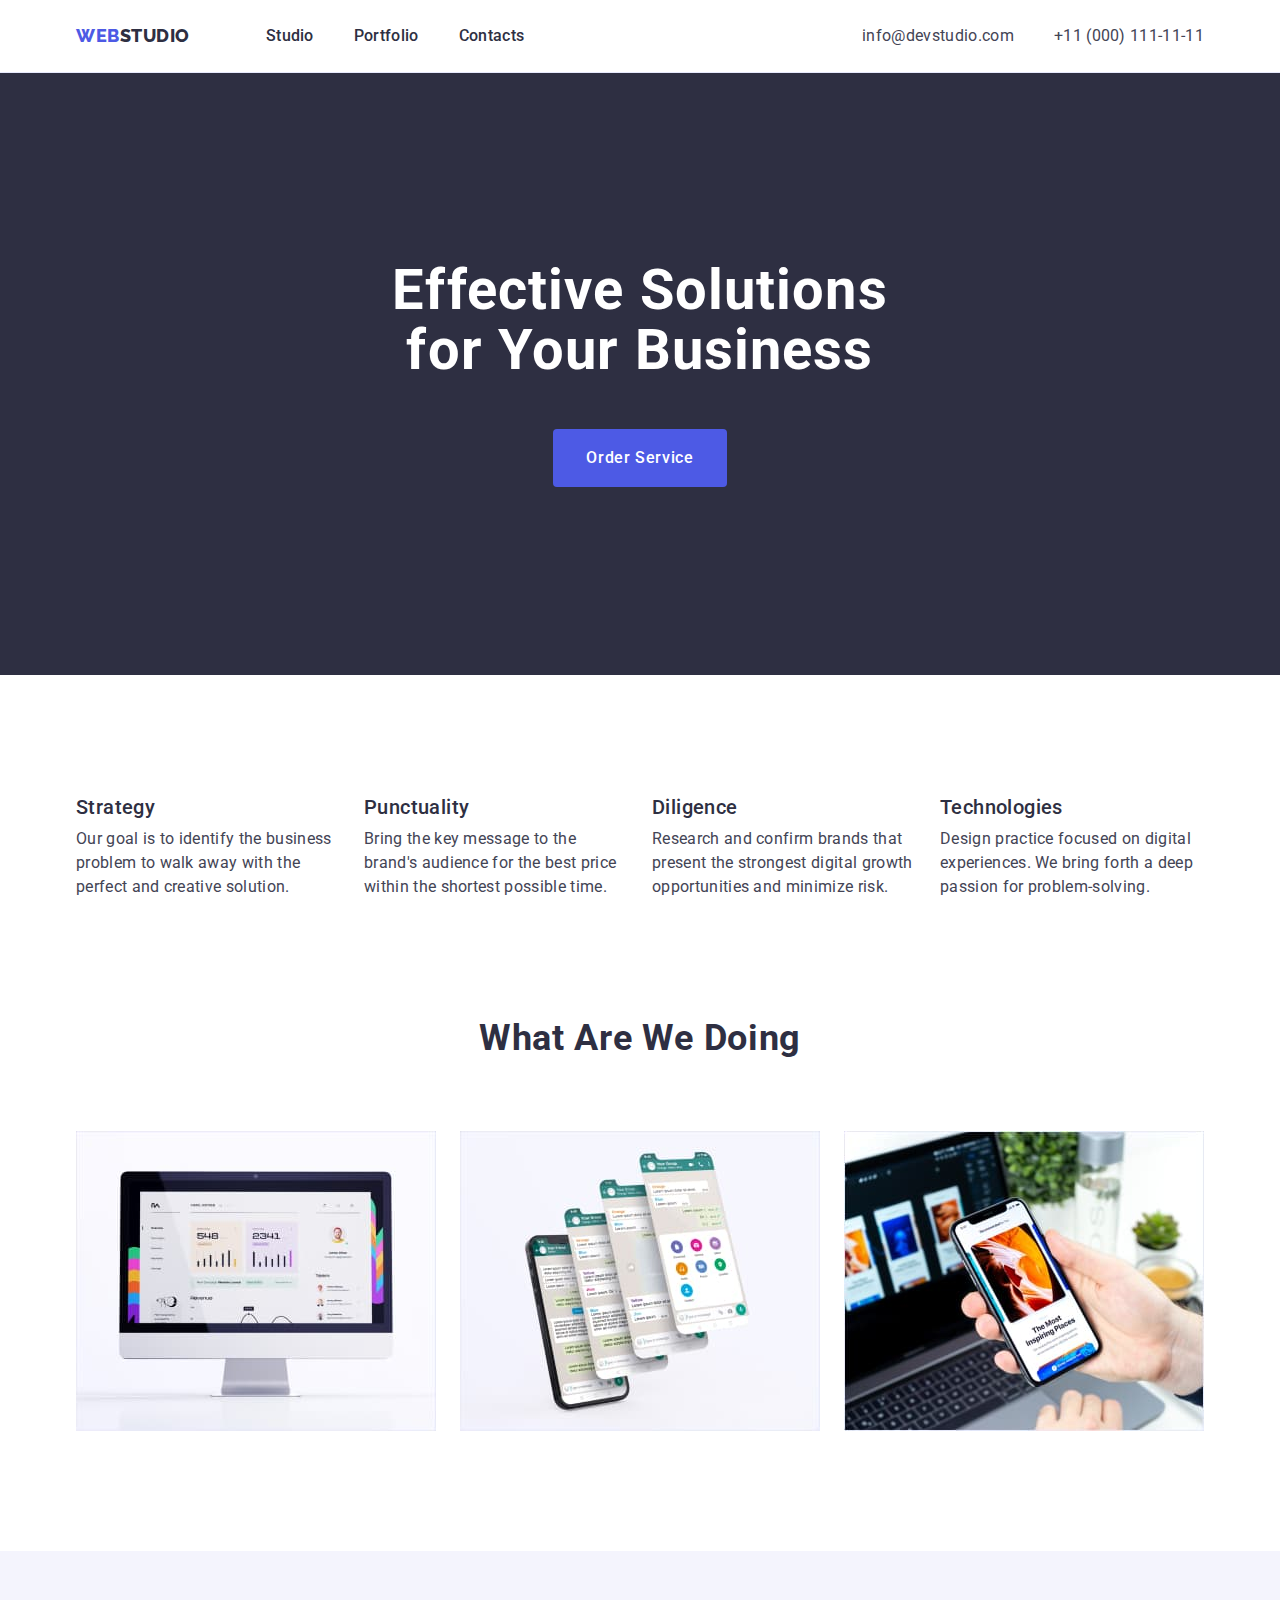
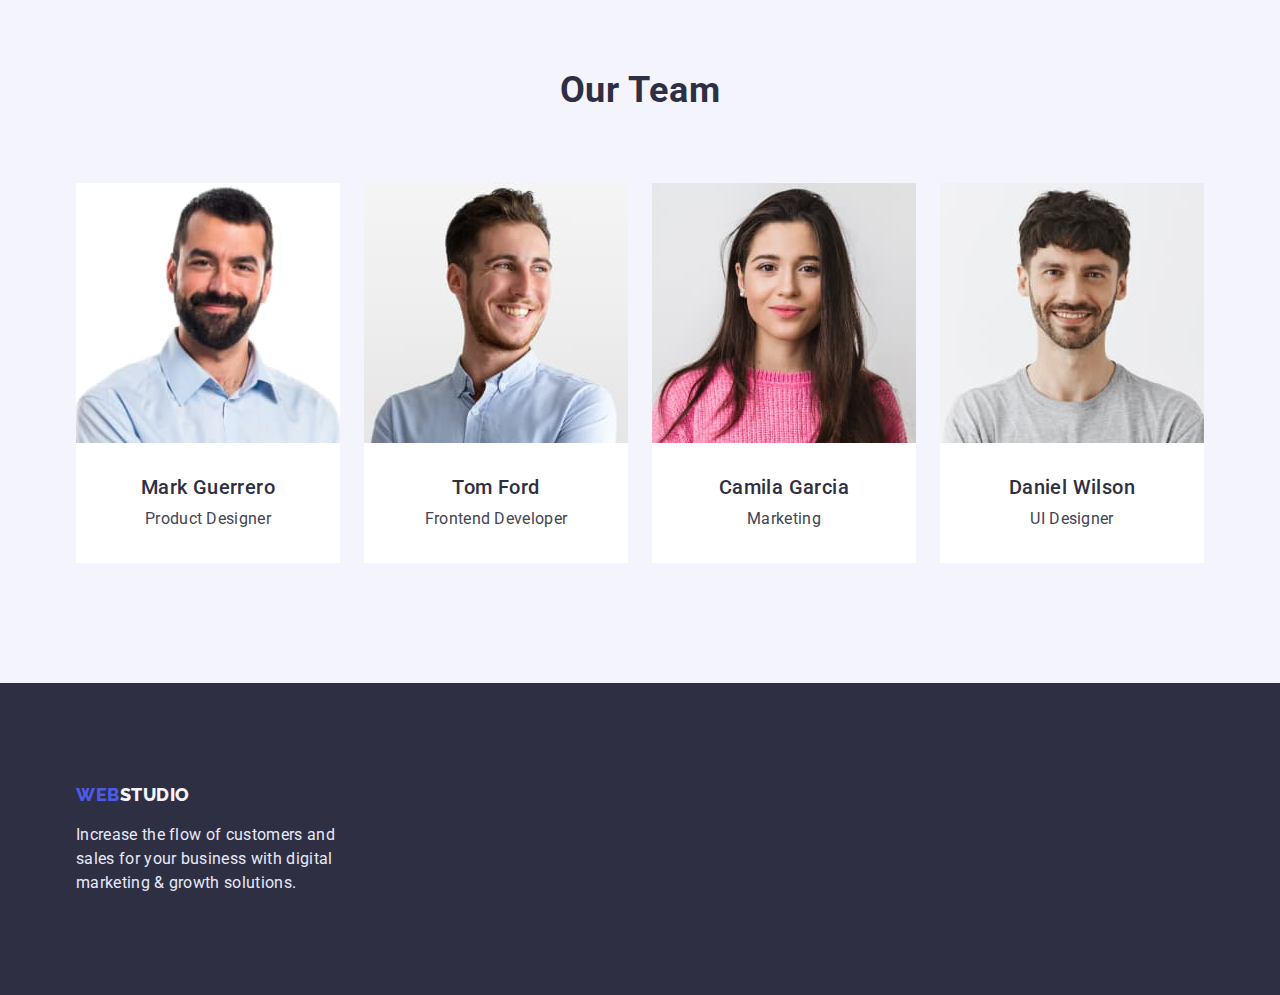
<file: index.html>
<!DOCTYPE html>
<html lang="en">
<head>
    <meta charset="UTF-8">
    <meta http-equiv="X-UA-Compatible" content="IE=edge">
    <meta name="viewport" content="width=device-width, initial-scale=1.0">
    <title>WebStudio</title>
    <link rel="stylesheet" href="https://cdn.jsdelivr.net/npm/modern-normalize@1.1.0/modern-normalize.min.css">
    <link rel="preconnect" href="https://fonts.googleapis.com"><link rel="preconnect" href="https://fonts.gstatic.com" crossorigin><link href="https://fonts.googleapis.com/css2?family=Raleway:wght@800&family=Roboto:wght@400;500;700&display=swap" rel="stylesheet">
    <link rel="stylesheet" href="./css/styles.css">
</head>
<body>
    <!-- ========= HEADER ====== -->
    <header class="page-header">
        <div class="container page-header-container">
            <nav class="menu menu-nav">
                <a class="logo link margin-logo" href="./index.html"><span class="logo-first">Web</span><span class="logo-second">Studio</span></a>
                <ul class="menu-list list margin-list">
                    <li class="menu-item">
                        <a class="menu-link link current" href="index.html">Studio</a></li>
                    <li class="menu-item">
                        <a class="menu-link link" href="./portfolio.html">Portfolio</a></li>
                    <li class="menu-item">
                        <a class="menu-link link" href="">Contacts</a></li>
                </ul>
            </nav>
            <address class="address">
                <ul class="address-list list margin-list">
                    <li  class="address-item address-item-email">
                        <a class="email link" href="mailto:info@devstudio.com">info@devstudio.com</a>
                    </li>
                    <li class="address-item address-item-tel">
                        <a class="tel link" href="tel:+110001111111">+11 (000) 111-11-11</a>
                    </li>
                </ul>
            </address>
        </div>
    </header>

        <!-- ==========HERO ========== -->
    <main>
        <section class="hero">
            <div class="container container-header">
                <h1 class="hero-title">Effective Solutions<br> for Your Business</h1>
                <button class="hero-btn btn" type="button">Order Service</button>
            </div>
        </section>

        <!-- =======FEATURES ========= -->
        <section class="features">
            <div class="container features-container">
                <h2 class="visually-hidden features-title" >Our features</h2>
            <ul class="features-list list margin-list">
                <li class="features-item">
                    <h3 class="feature-name name" >Strategy</h3>
                    <p class="feature-description description">Our goal is to identify the business problem to walk away with the perfect and creative solution. </p>
                </li>
                <li class="features-item">
                    <h3 class="feature-name name">Punctuality</h3>
                    <p class="feature-description description">Bring the key message to the brand's audience for the best price within the shortest possible time.</p>
                </li>
                <li class="features-item">
                    <h3 class="feature-name name">Diligence</h3>
                    <p class="feature-description description">Research and confirm brands that present the strongest digital growth opportunities and minimize risk.</p>
                </li>
                <li class="features-item">
                    <h3 class="feature-name name">Technologies</h3>
                    <p class="feature-description description">Design practice focused on digital experiences. We bring forth a deep passion for problem-solving.</p>
                </li>
            </ul>
            </div>
        </section>

            <!-- =======SERVICES======= -->
        <section class="services">
            <div class="container service-container">
                <h2 class="services-title">What are we doing</h2>
                <ul class="services-list list margin-list">
                    <li class="services-item">
                        <img src="./images/computer.jpg" alt="computer" width="360" height="300">
                    </li>
                    <li class="services-item">
                        <img src="./images/screen.jpg" alt="phonescreen" width="360" height="300">
                    </li>
                    <li class="services-item">
                        <img src="./images/phone.jpg" alt="phone" width="360" height="300">
                    </li>
                </ul>
            </div>
        </section>

        <!-- =============TEAM MEMBERS========== -->
        <section class="team">
            <div class="container team-container">
                <h2 class="team-title">Our Team</h2>
                <ul class="team-list list margin-list">
                    <li class="team-item">
                        <img src="./images/markguerrero.jpg" alt="mark guerrero" width="264" height="260">
                        <div class="team-card">
                            <h3 class="team-name name">Mark Guerrero</h3>
                            <p class="team-position description">Product Designer</p>
                        </div>
                    </li>
                    <li class="team-item"> 
                        <img src="./images/tomford.jpg" alt="tom ford" width="264" height="260">
                        <div class="team-card">
                            <h3 class="team-name name">Tom Ford</h3>
                            <p class="team-position description">Frontend Developer</p>
                        </div>
                    </li>
                    <li class="team-item"> 
                        <img src="./images/camilagarcia.jpg" alt="camila garcia" width="264" height="260">
                        <div class="team-card">
                            <h3 class="team-name name">Camila Garcia</h3>
                            <p class="team-position description">Marketing</p>
                        </div>
                    </li>
                    <li class="team-item"> 
                        <img src="./images/danielwilson.jpg" alt="daniel wilson" width="264" height="260">
                        <div class="team-card">
                            <h3 class="team-name name">Daniel Wilson</h3>
                            <p class="team-position description">UI Designer</p>
                        </div>
                    </li>
                </ul>
            </div>
        </section>
    </main>
    <!-- ============FOOTER -->
    <footer class="page-footer">
        <div class="container footer-container">
            <a class="logo link" href="./index.html"><span class="footer-logo-first">Web</span><span class="footer-logo-second">Studio</span></a>
            <p class="footer-description description">Increase the flow of customers and sales for your business with digital marketing & growth solutions.</p>
        </div>
    </footer>
    <!-- ============/footer -->
</body>
</html>
</file>
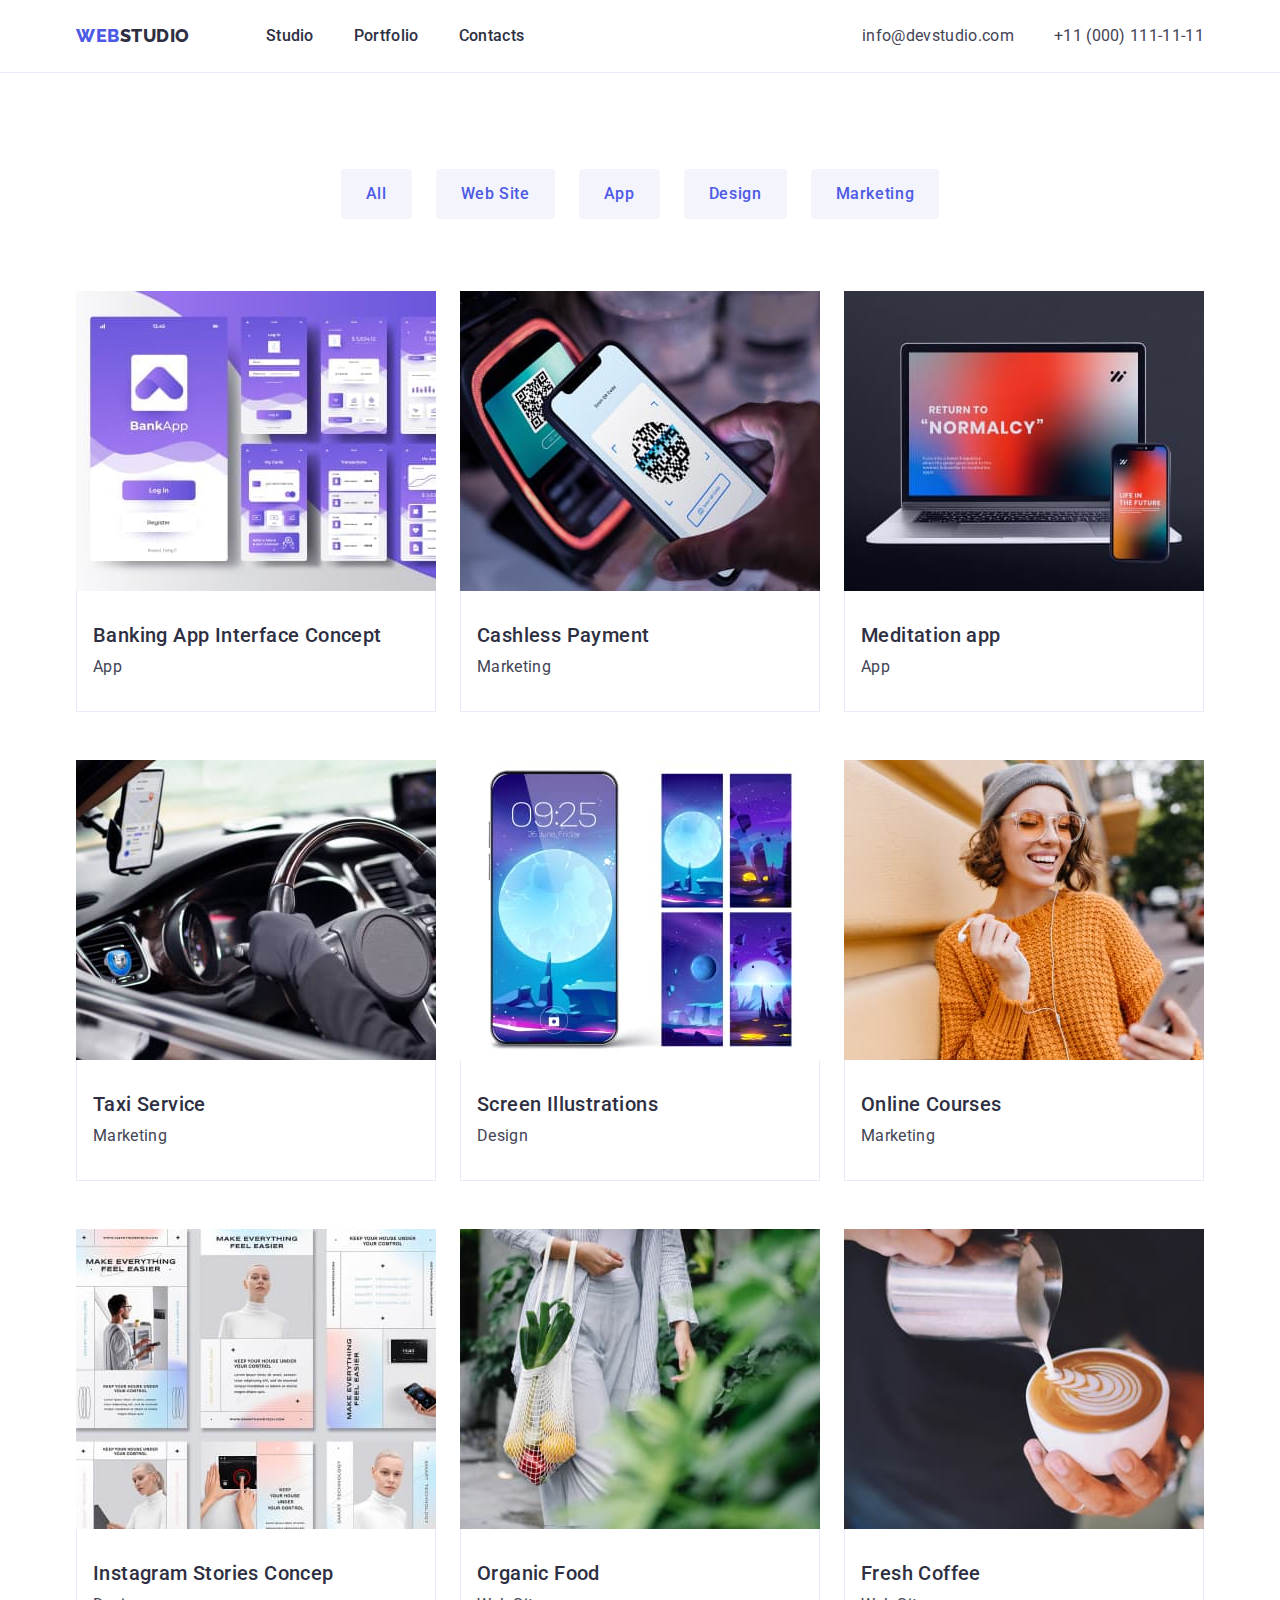
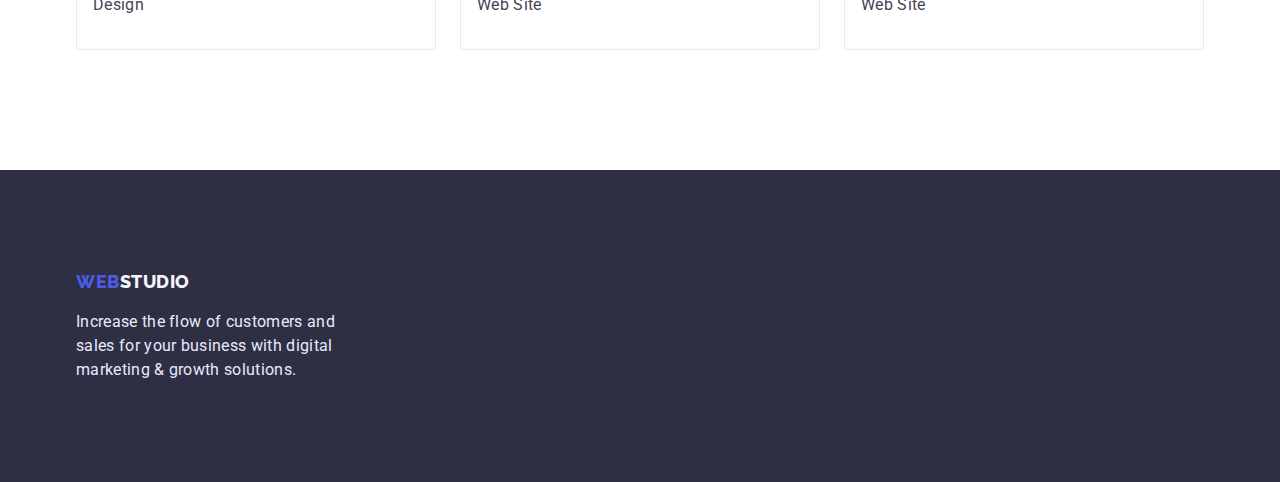
<file: portfolio.html>
<!DOCTYPE html>
<html lang="en">
<head>
    <meta charset="UTF-8">
    <meta http-equiv="X-UA-Compatible" content="IE=edge">
    <meta name="viewport" content="width=device-width, initial-scale=1.0">
    <title>Portfolio</title>
    <link rel="stylesheet" href="https://cdn.jsdelivr.net/npm/modern-normalize@1.1.0/modern-normalize.min.css">
    <link rel="preconnect" href="https://fonts.googleapis.com"><link rel="preconnect" href="https://fonts.gstatic.com" crossorigin><link href="https://fonts.googleapis.com/css2?family=Raleway:wght@800&family=Roboto:wght@400;500;700&display=swap" rel="stylesheet">
    <link rel="stylesheet" href="./css/styles.css">
</head>
<body>
    <!-- ========= HEADER =============-->
    <header class="page-header">
        <div class="container page-header-container">
            <nav class="menu menu-nav">
                <a class="logo link margin-logo" href="./index.html"><span class="logo-first">Web</span><span class="logo-second">Studio</span></a>
                <ul class="menu-list list margin-list">
                    <li class="menu-item">
                        <a class="menu-link link" href="index.html">Studio</a></li>
                    <li class="menu-item">
                        <a class="menu-link link current" href="./portfolio.html">Portfolio</a></li>
                    <li class="menu-item">
                        <a class="menu-link link" href="">Contacts</a></li>
                </ul>
            </nav>
            <address class="address">
                <ul class="address-list list margin-list">
                    <li  class="address-item address-item-email">
                        <a class="email link" href="mailto:info@devstudio.com">info@devstudio.com</a>
                    </li>
                    <li class="address-item address-item-tel">
                        <a class="tel link" href="tel:+110001111111">+11 (000) 111-11-11</a>
                    </li>
                </ul>
            </address>
        </div>
    </header>

    <!-- ============ Filter buttons ========== -->
    <main>
        <section class="filters">
            <div class="container filter-container">
                <h1 class="work-title visually-hidden">Our work</h1>
                <ul class="filter-list list margin-list">
                    <li  class="filter-item">
                        <button class="filter-btn" type="button">All</button>
                    </li>
                    <li class="filter-item">
                        <button class="filter-btn" type="button">Web Site</button>
                    </li>
                    <li class="filter-item">
                        <button class="filter-btn" type="button">App</button>
                    </li>
                    <li class="filter-item">
                        <button class="filter-btn" type="button">Design</button>
                    </li>
                    <li class="filter-item">
                        <button class="filter-btn" type="button">Marketing</button>
                    </li>                      
                </ul>
    
    <!-- =========== Work examples ============== -->
            
                <ul class="work-list list margin-list">
                    <li class="work-item">
                        <a class="work-link link" href="">                    
                            <img src="./images-portfolio/portfolio1.jpg" alt="bank app" width="360" height="300">
                            <div class="work-card">
                                <h2 class="work-name name">Banking App Interface Concept</h2>
                                <p class="work-description description">App</p>
                            </div>
                        </a>
                    </li>
                    <li class="work-item">
                        <a class="work-link link" href="">
                            <img src="./images-portfolio/portfolio2.jpg" alt="phone" width="360" height="300">
                            <div class="work-card">
                                <h2 class="work-name name">Cashless Payment</h2>
                                <p class="work-description description">Marketing</p>
                            </div> 
                        </a>              
                    </li> 
                    <li class="work-item">
                        <a class="work-link link" href="">
                            <img src="./images-portfolio/portfolio3.jpg" alt="laptop" width="360" height="300">
                            <div class="work-card">
                                <h2 class="work-name name">Meditation app</h2>
                                <p class="work-description description">App</p> 
                            </div>
                        </a>             
                    </li>
                    <li class="work-item">
                        <a class="work-link link" href="">
                            <img src="./images-portfolio/portfolio4.jpg" alt="taxi car" width="360" height="300">
                            <div class="work-card">
                                <h2 class="work-name name">Taxi Service</h2>
                                <p class="work-description description">Marketing</p>
                            </div>
                        </a>
                    </li>
                    <li class="work-item">
                        <a class="work-link link" href="">
                            <img src="./images-portfolio/portfolio5.jpg" alt="phone screen" width="360" height="300">
                            <div class="work-card">
                                <h2 class="work-name name">Screen Illustrations</h2>
                                <p class="work-description description">Design</p>
                        </a>
                            </div>
                    </li>
                    <li class="work-item">
                        <a class="work-link link" href="">
                            <img src="./images-portfolio/portfolio6.jpg" alt="smiling girl" width="360" height="300">
                            <div class="work-card">
                                <h2 class="work-name name">Online Courses</h2>
                                <p class="work-description description">Marketing</p>
                            </div>
                        </a>
                    </li>
                    <li class="work-item">
                        <a class="work-link link" href="">                    
                            <img src="./images-portfolio/portfolio7.jpg" alt="stories" width="360" height="300">
                            <div class="work-card">
                                <h2 class="work-name name">Instagram Stories Concep</h2>
                                <p class="work-description description">Design</p>
                            </div>
                        </a>
                    </li>
                    <li class="work-item">
                        <a class="work-link link" href="">
                            <img src="./images-portfolio/portfolio8.jpg" alt="groceries" width="360" height="300">
                            <div class="work-card">
                                <h2 class="work-name name">Organic Food</h2>
                                <p class="work-description description">Web Site</p>
                            </div>
                        </a>               
                    </li>
                    <li class="work-item">
                        <a class="work-link link" href="">
                            <img src="./images-portfolio/portfolio9.jpg" alt="barista" width="360" height="300">
                            <div class="work-card">
                                <h2 class="work-name name">Fresh Coffee</h2>
                                <p class="work-description description">Web Site</p> 
                            </div>
                        </a>               
                    </li>
                </ul>
            </div>

            
        </section>   
    </main>
    <footer class="page-footer">
        <div class="container footer-container">
            <a class="logo link" href="./index.html"><span class="footer-logo-first">Web</span><span class="footer-logo-second">Studio</span></a>
            <p class="footer-description description">Increase the flow of customers and sales for your business with digital marketing & growth solutions.</p>
        </div>
    </footer>
</body>
</html>
</file>
<file: css/styles.css>
h1,h2,h3,h4, p {
    margin-top: 0;
    margin-bottom: 0;
}

ul, ol {
    padding-left: 0;
}

img {
    display: block;
}

button {
    cursor: pointer;
}

.container {
    max-width: 1158px;
    margin: 0px auto;
    padding: 0px 15px;
}

body {
    font-family: Roboto, sans-serif;
    letter-spacing: 0.02em;
}

:root {
    --primary-text-color: #2E2F42;
    --secondary-text-color: #434455;
    --primary-accent-color: #404BBF;
    --secondary-accent-color: #4D5AE5;
    --dark-background-text: #FFFFFF;
    --light-background-color: #F4F4FD;
}

/* ======= COMPONENTS ======== */

/* .link.current {
    color: var(--primary-accent-color)
    text-decoration: underline;
} */

.list {
    list-style: none;
}

.link {
    text-decoration: none;
}

.name {
    font-weight: 500;
    font-size: 20px;
    line-height: 1.2;
    letter-spacing: 0.02em;
}

.description {
    font-size: 16px;
    line-height: 1.5;
}

.margin-list {
    margin-bottom: 0;
    margin-top: 0;
}

.padding-top {
    padding-top: 120px;
}

.padding-bottom {
    padding-bottom: 120px;
}

/* =====/components========= */

/* =================== HEADER =================== */

.page-header {
    background-color: var(--dark-background-text);
    border-bottom: 1px solid #E7E9FC;
    padding-top: 24px;
    padding-bottom: 24px;
}

.page-header-container {
    display: flex;
    align-items: center;
}

.menu-nav {
    display: flex;
    align-items: center;
}
.menu-list {
    display: flex;
    align-items: center;
}

.menu-item:not(:last-child) {
    margin-right: 40px;
}

/* відділяє мейл і тел */
.address {
    margin-left: auto;
}
/* --- */

.address-list {
    display: flex;
    align-items: center;
}

.logo {
    font-family: 'Raleway', sans-serif;
    font-weight: 800;
    font-size: 18px;
    line-height: 1.33;
    letter-spacing: 0.03em;
    text-transform: uppercase;
}

.margin-logo {
    margin-right: 76px;
}

.logo-first {
    color: var(--secondary-accent-color);
}

.logo-second {
    color: var(--primary-text-color);
}

.menu-link {
    font-weight: 500;
    font-size: 16px;
    line-height: 1.5;
    color: var(--primary-text-color)
}

.menu-link:hover,
.menu-link:focus {
    color: var(--primary-accent-color);
}

.email {
    margin-right: 40px;
}

.tel,
.email {
    font-style: normal;
    font-size: 16px;
    line-height: 1.5;
    color: var(--secondary-text-color)
}

.tel:hover,
.tel:focus {
    color: var(--primary-accent-color);
}

.email:hover,
.email:focus {
    color: var(--primary-accent-color);
}

/* =================== HERO =================== */

.hero {
    background-color: var(--primary-text-color);
    padding-top: 188px;
    padding-bottom: 188px;
}

.hero-title {
    margin-bottom: 48px;

    font-size: 56px;
    line-height: 1.07;
    letter-spacing: 0.02em;
    text-align: center;
    color: var(--dark-background-text);
}

.hero-btn {
    display: flex;
    align-items: center;
    margin-left: auto;
    margin-right: auto;
    padding: 16px 32px;
    border-radius: 4px;
    border: 1px solid transparent;

    font-family: inherit;
    font-weight: 500;
    font-size: 16px;
    line-height: 1.5;
    letter-spacing: 0.04em;
    color: var(--dark-background-text);
    cursor: pointer;
    background-color: var(--secondary-accent-color);
}

.hero-btn:hover,
.hero-btn:focus {
    background-color: var(--primary-accent-color);
}

/* =================== FEATURES =================== */

.visually-hidden {
    position: absolute;
    white-space: nowrap;
    width: 1px;
    height: 1px;
    overflow: hidden;
    border: 0;
    padding: 0;
    clip: rect(0 0 0 0);
    clip-path: inset(50%);
    margin: -1px;
}

.features {
    padding-top: 120px;
    padding-bottom: 120px;
}

.features-list {
    display: flex;
    flex-wrap: wrap;
    margin-left: -24px;
}

.features-item {
    flex-basis: calc( 100% / 4 - 24px );
    margin-left: 24px;
}

.feature-name {
    margin-bottom: 8px;

    color: var(--primary-text-color)
}

.feature-description {
    color: var(--secondary-text-color);
}

/* =================== SERVICES =================== */

.services {
    padding-bottom: 120px;
}

.services-list {
    display: flex;
    align-items: center;
    margin-bottom: 0;
    margin-top: 0;
    gap: 24px;
}

.services-title {
    margin-bottom: 72px;

    font-size: 36px;
    line-height: 1.11;
    letter-spacing: 0.02em;
    text-align: center;
    text-transform: capitalize;
    color: var(--primary-text-color);
}

/* alternative list width: */

/* .services-item {
    flex-basis: calc( (100%-2) * 48 / 3 ) ;
}  */

/* ================= TEAM MEMBERS ============== */

.team {
    background-color: var(--light-background-color);
    padding-top: 120px;
    padding-bottom: 120px;
}

.team-title {
    margin-bottom: 72px;

    font-size: 36px;
    line-height: 1.11;
    letter-spacing: 0.02em;
    text-align: center;
    text-transform: capitalize;
    color: var(--primary-text-color);
}

.team-list {
    display: flex;
    flex-wrap: wrap;
    align-items: center;
}

.team-item:not(:nth-child(4n)) {
    margin-right: 24px;
}

.team-card {
    background-color: #FFFFFF;
    padding-bottom: 32px;
    padding-top: 32px;
}


.team-name {
    margin-bottom: 8px;
    text-align: center;
    color: var(--primary-text-color);
}

.team-position {
    text-align: center;
    color: var(--secondary-text-color);
}

/* =========== FOOTER ============ */

.page-footer {
    background-color: var(--primary-text-color);
    padding-top: 100px;
    padding-bottom: 100px;
}

.footer-logo-first {
    color:var(--secondary-accent-color);
}

.footer-logo-second {
    color:var(--light-background-color);
}

.footer-description {
    width: 264px;
    margin-top: 16px;

    letter-spacing: 0.02em;
    color: #E7E9FC;
}

/* ======= PORTFOLIO PAGE =========*/

/* ====== Filter buttons ======= */

.filters {
    padding-top: 96px;
    padding-bottom: 120px;
}

.filter-list {
    display: flex;
    align-items: center;
    justify-content: center;
}

.filter-item:not(:last-child) {
    margin-right: 24px;
}

.filter-btn {
    display: flex;
    flex-direction: row;
    align-items: flex-start;
    padding: 12px 24px;
    border-radius: 4px;
    border: 1px solid transparent;

    font-family: inherit;
    font-weight: 500;
    font-size: 16px;
    line-height: 1.5;
    align-items: center;
    text-align: center;
    letter-spacing: 0.04em;
    color: var(--secondary-accent-color);
    background-color: var(--light-background-color);
    cursor: pointer;
}

.filter-btn:hover,
.filter-btn:focus {
    color: var(--dark-background-text);
    background-color: var(--primary-accent-color);
}

/* <!-- =========== Work examples ============== --> */

.work-list {
    display: flex;
    align-items: center;
    flex-wrap: wrap;
    margin-top: 72px;
}

.work-item:not(:nth-child(3n)) {
    margin-right: 24px;
}

.work-item:not(:nth-last-child(-n+3)) {
    margin-bottom: 48px;
}

.work-card {
    padding: 32px 16px;
    border: 1px solid #E7E9FC;
    border-top: transparent;
    background-color: var(--dark-background-text);
}

.work-name {
    margin-bottom: 8px;
    color: var(--primary-text-color);
}

.work-description {
    color: var(--secondary-text-color);
}
</file>
